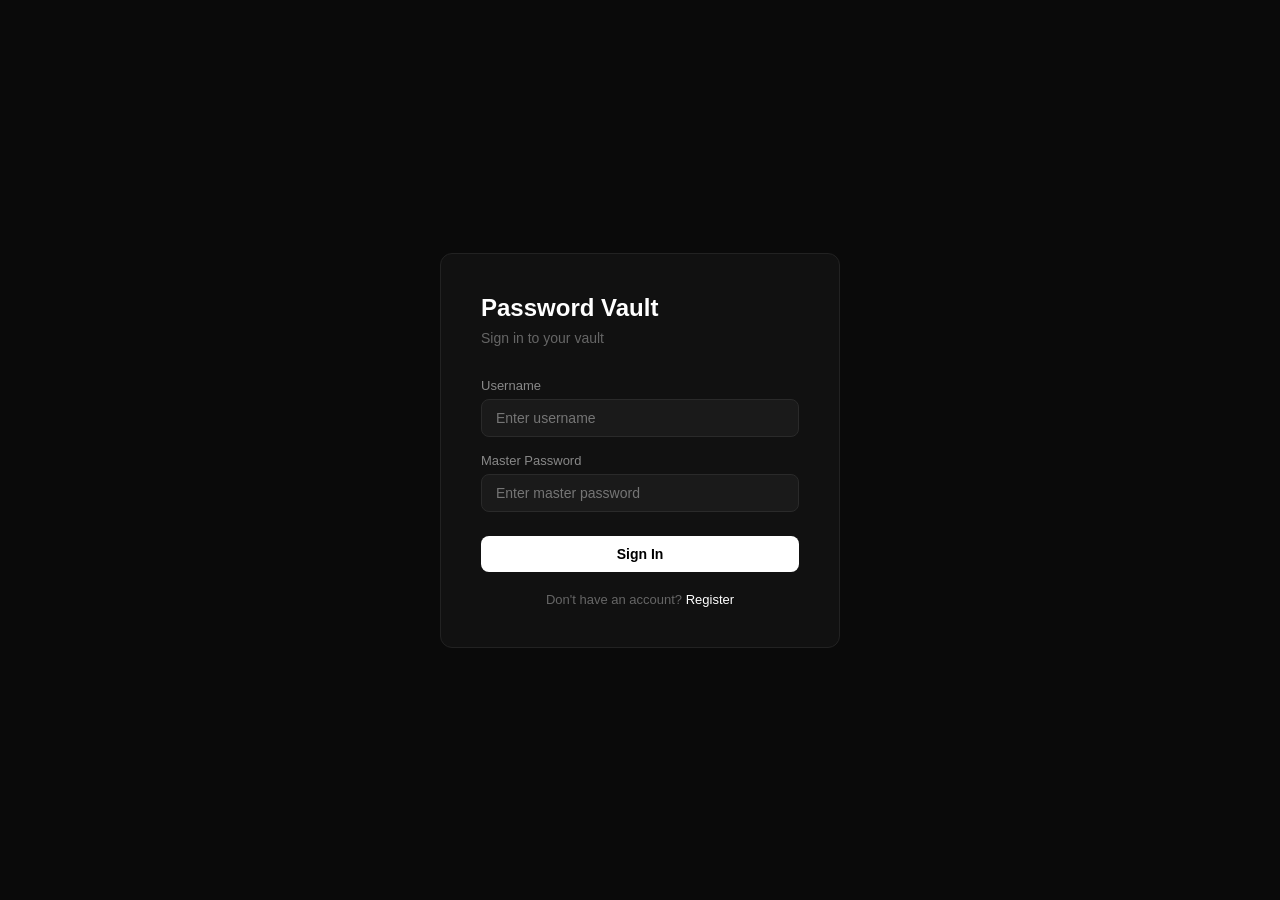
<file: frontend/index.html>
<!DOCTYPE html>
<html lang="en">
<head>
    <meta charset="UTF-8">
    <meta name="viewport" content="width=device-width, initial-scale=1.0">
    <title>Password Vault — Login</title>
    <link rel="stylesheet" href="style.css">
</head>
<body>
<div class="card">
    <h1>Password Vault</h1>
    <p class="subtitle">Sign in to your vault</p>

    <div class="form-group">
        <label>Username</label>
        <input type="text" id="username" placeholder="Enter username" />
    </div>

    <div class="form-group">
        <label>Master Password</label>
        <input type="password" id="masterPassword" placeholder="Enter master password" />
    </div>

    <button onclick="login()">Sign In</button>
    <p class="error" id="error"></p>

    <div class="link">
        Don't have an account? <a href="register.html">Register</a>
    </div>
</div>

<script>
    async function login() {
        const username = document.getElementById('username').value;
        const masterPassword = document.getElementById('masterPassword').value;

        try {
            const res = await fetch('https://password-vault-production-d1e3.up.railway.app/auth/login', {
                method: 'POST',
                headers: { 'Content-Type': 'application/json' },
                body: JSON.stringify({ username, masterPassword })
            });

            if (res.ok) {
                const data = await res.json();
                localStorage.setItem('token', data.token);
                localStorage.setItem('username', data.username);
                sessionStorage.setItem('masterPassword', masterPassword);
                window.location.href = 'dashboard.html';
            } else {
                const errorText = await res.text();
                document.getElementById('error').textContent = errorText;
            }
        } catch (err) {
            document.getElementById('error').textContent = 'Could not connect to server.';
        }
    }
</script>
</body>
</html>
</file>
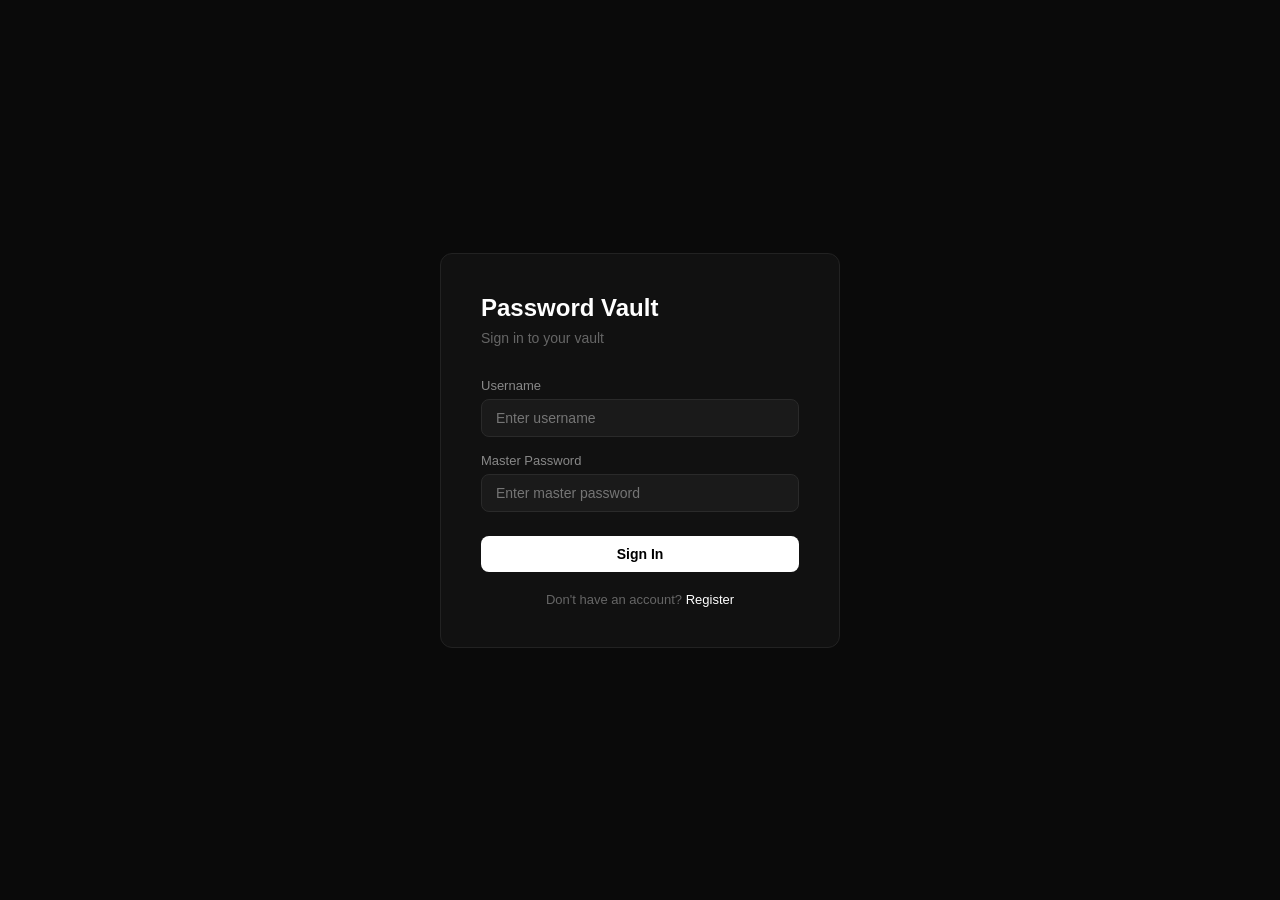
<file: frontend/dashboard.html>
<!DOCTYPE html>
<html lang="en">
<head>
    <meta charset="UTF-8">
    <meta name="viewport" content="width=device-width, initial-scale=1.0">
    <title>Password Vault — Dashboard</title>
    <link rel="stylesheet" href="style.css">
    <style>
        body { align-items: flex-start; padding: 40px 20px; }
        .dashboard { width: 100%; max-width: 700px; margin: 0 auto; }
        .header { display: flex; justify-content: space-between; align-items: center; margin-bottom: 32px; }
        .header h1 { font-size: 22px; }
        .logout { background: transparent; border: 1px solid #333; color: #fff; width: auto; padding: 8px 16px; margin: 0; }
        .logout:hover { background: #1a1a1a; }
        .add-form { background: #111; border: 1px solid #222; border-radius: 12px; padding: 24px; margin-bottom: 32px; }
        .add-form h2 { font-size: 16px; margin-bottom: 16px; color: #888; }
        .form-row { display: grid; grid-template-columns: 1fr 1fr; gap: 12px; }
        .add-form .form-group { margin-bottom: 12px; }
        .add-btn { background: #fff; color: #000; width: auto; padding: 10px 24px; margin: 0; margin-top: 8px; }
        .entries { display: flex; flex-direction: column; gap: 12px; }
        .entry-card { background: #111; border: 1px solid #222; border-radius: 10px; padding: 20px; display: flex; justify-content: space-between; align-items: center; }
        .entry-info h3 { font-size: 15px; margin-bottom: 4px; }
        .entry-info p { font-size: 13px; color: #666; }
        .entry-actions { display: flex; gap: 8px; }
        .btn-small { width: auto; padding: 6px 14px; font-size: 12px; margin: 0; background: #1a1a1a; color: #fff; border: 1px solid #333; }
        .btn-small:hover { background: #222; }
        .btn-delete { border-color: #ff4444; color: #ff4444; }
        .btn-delete:hover { background: #1a0000; }
        .decrypted { font-size: 12px; color: #44ff88; margin-top: 6px; }
        .empty { text-align: center; color: #444; padding: 40px; }
    </style>
</head>
<body>
<div class="dashboard">
    <div class="header">
        <h1>Your Vault</h1>
        <button class="logout" onclick="logout()">Sign Out</button>
    </div>

    <div class="add-form">
        <h2>Add New Entry</h2>
        <div class="form-row">
            <div class="form-group">
                <label>Site Name</label>
                <input type="text" id="siteName" placeholder="e.g. Gmail" />
            </div>
            <div class="form-group">
                <label>Site URL</label>
                <input type="text" id="siteUrl" placeholder="https://gmail.com" />
            </div>
        </div>
        <div class="form-row">
            <div class="form-group">
                <label>Username / Email</label>
                <input type="text" id="usernameForSite" placeholder="your@email.com" />
            </div>
            <div class="form-group">
                <label>Password</label>
                <input type="password" id="plainPassword" placeholder="Site password" />
            </div>
        </div>
        <button class="add-btn" onclick="addEntry()">Add Entry</button>
    </div>

    <div class="entries" id="entries">
        <div class="empty">Loading your vault...</div>
    </div>
</div>

<script>
    let masterPasswordCache = null;

    function getMasterPassword() {
        if (!masterPasswordCache) {
            masterPasswordCache = sessionStorage.getItem('masterPassword');
        }
        return masterPasswordCache;
    }
    const token = localStorage.getItem('token');
    if (!token) window.location.href = 'index.html';

    const headers = {
        'Content-Type': 'application/json',
        'Authorization': 'Bearer ' + token
    };

    async function loadEntries() {
        const res = await fetch('https://password-vault-production-d1e3.up.railway.app/vault/list', { headers });
        const data = await res.json();
        const container = document.getElementById('entries');

        if (!res.ok || data.length === 0) {
            container.innerHTML = '<div class="empty">No entries yet.</div>';
            return;
        }

        container.innerHTML = data.map(entry => `
                <div class="entry-card" id="entry-${entry.id}">
                    <div class="entry-info">
                        <h3>${entry.siteName}</h3>
                        <p>${entry.usernameForSite} — <a href="${entry.siteUrl}" target="_blank" style="color:#555">${entry.siteUrl}</a></p>
                        <p class="decrypted" id="decrypted-${entry.id}"></p>
                    </div>
                    <div class="entry-actions">
                        <button class="btn-small" onclick="decrypt(${entry.id})">Reveal</button>
                        <button class="btn-small btn-delete" onclick="deleteEntry(${entry.id})">Delete</button>
                    </div>
                </div>
            `).join('');
    }

    async function addEntry() {
        const body = {
            siteName: document.getElementById('siteName').value,
            siteUrl: document.getElementById('siteUrl').value,
            usernameForSite: document.getElementById('usernameForSite').value,
            plainPassword: document.getElementById('plainPassword').value,
            masterPassword: getMasterPassword()
        };

        const res = await fetch('https://password-vault-production-d1e3.up.railway.app/vault/add', {
            method: 'POST',
            headers,
            body: JSON.stringify(body)
        });

        if (res.ok) {
            document.getElementById('siteName').value = '';
            document.getElementById('siteUrl').value = '';
            document.getElementById('usernameForSite').value = '';
            document.getElementById('plainPassword').value = '';
            loadEntries();
        } else {
            const errorText = await res.text();
            alert(errorText);
        }
    }

    async function decrypt(id) {
        const masterPassword = getMasterPassword();
        if (!masterPassword) return;

        const res = await fetch(`https://password-vault-production-d1e3.up.railway.app/vault/decrypt/${id}`, {
            method: 'POST',
            headers: { ...headers, 'Content-Type': 'application/json' },
            body: JSON.stringify({ masterPassword })
        });

        const text = await res.text();
        document.getElementById(`decrypted-${id}`).textContent = text;
    }

    async function deleteEntry(id) {
        if (!confirm('Are you sure you want to delete this entry?')) return;

        const res = await fetch(`https://password-vault-production-d1e3.up.railway.app/vault/delete/${id}`, {
            method: 'DELETE',
            headers
        });
        if (res.ok) {
            loadEntries();
        } else {
            const errorText = await res.text();
            alert(errorText);
        }
    }

    function logout() {
        localStorage.removeItem('token');
        localStorage.removeItem('username');
        window.location.href = 'index.html';
    }

    loadEntries();
</script>
</body>
</html>
</file>
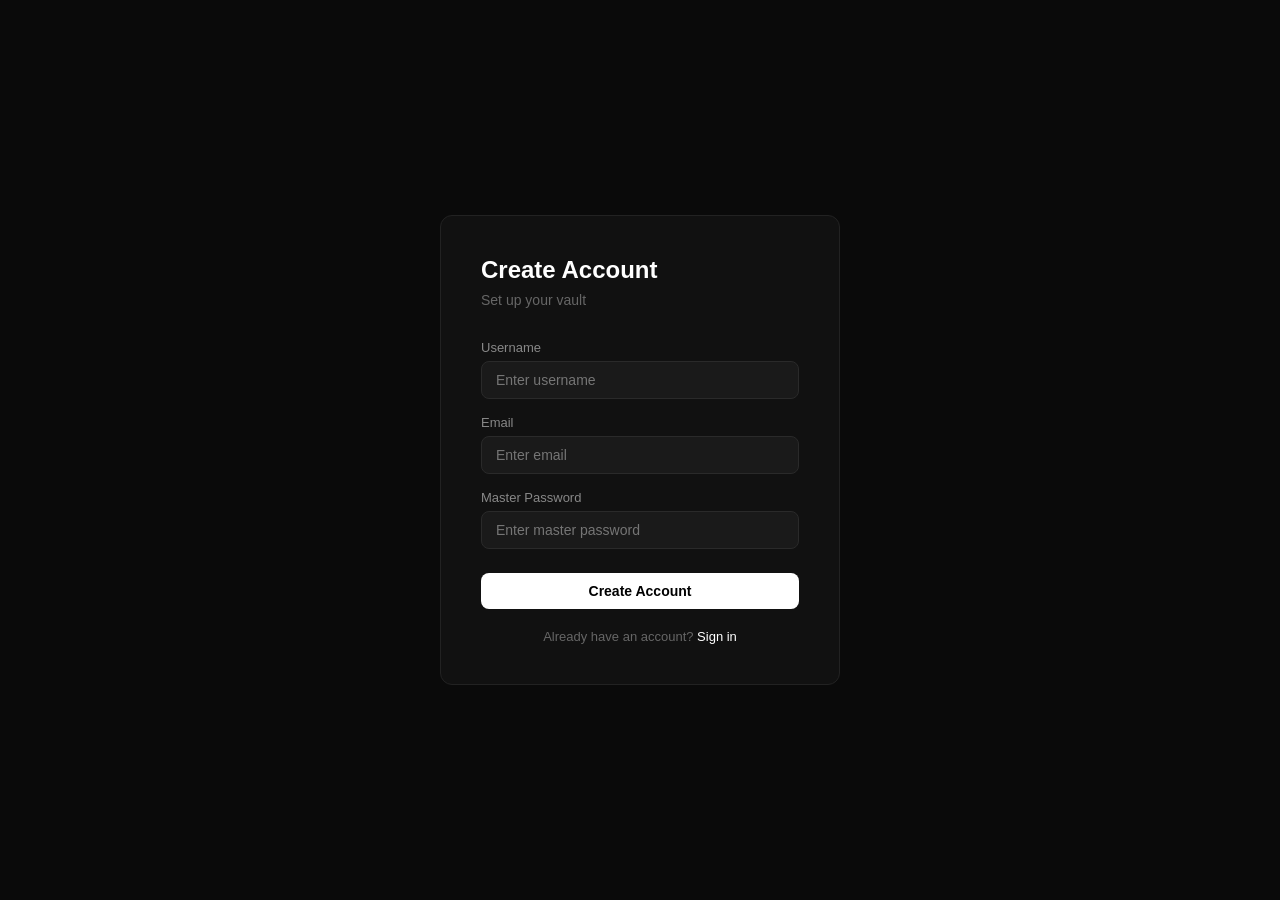
<file: frontend/register.html>
<!DOCTYPE html>
<html lang="en">
<head>
    <meta charset="UTF-8">
    <meta name="viewport" content="width=device-width, initial-scale=1.0">
    <title>Password Vault — Register</title>
    <link rel="stylesheet" href="style.css">
</head>
<body>
<div class="card">
    <h1>Create Account</h1>
    <p class="subtitle">Set up your vault</p>

    <div class="form-group">
        <label>Username</label>
        <input type="text" id="username" placeholder="Enter username" />
    </div>

    <div class="form-group">
        <label>Email</label>
        <input type="email" id="email" placeholder="Enter email" />
    </div>

    <div class="form-group">
        <label>Master Password</label>
        <input type="password" id="masterPassword" placeholder="Enter master password" />
    </div>

    <button onclick="register()">Create Account</button>
    <p class="error" id="error"></p>
    <p class="success" id="success" style="color:#44ff88;font-size:13px;margin-top:12px;text-align:center;"></p>

    <div class="link">
        Already have an account? <a href="index.html">Sign in</a>
    </div>
</div>

<script>
    async function register() {
        const username = document.getElementById('username').value;
        const email = document.getElementById('email').value;
        const masterPassword = document.getElementById('masterPassword').value;

        try {
            const res = await fetch('https://password-vault-production-d1e3.up.railway.app/auth/register', {
                method: 'POST',
                headers: { 'Content-Type': 'application/json' },
                body: JSON.stringify({ username, email, masterPassword })
            });

            const data = await res.json();

            if (res.ok) {
                document.getElementById('success').textContent = 'Account created. Redirecting...';
                setTimeout(() => window.location.href = 'index.html', 1500);
            } else {
                document.getElementById('error').textContent = data;
            }
        } catch (err) {
            document.getElementById('error').textContent = 'Could not connect to server.';
        }
    }
</script>
</body>
</html>
</file>
<file: frontend/style.css>
* {
    margin: 0;
    padding: 0;
    box-sizing: border-box;
}

body {
    background-color: #0a0a0a;
    color: #ffffff;
    font-family: -apple-system, BlinkMacSystemFont, 'Segoe UI', sans-serif;
    min-height: 100vh;
    display: flex;
    align-items: center;
    justify-content: center;
}

.card {
    background-color: #111111;
    border: 1px solid #222222;
    border-radius: 12px;
    padding: 40px;
    width: 100%;
    max-width: 400px;
}

h1 {
    font-size: 24px;
    font-weight: 600;
    margin-bottom: 8px;
}

p.subtitle {
    color: #666666;
    font-size: 14px;
    margin-bottom: 32px;
}

.form-group {
    margin-bottom: 16px;
}

label {
    display: block;
    font-size: 13px;
    color: #888888;
    margin-bottom: 6px;
}

input {
    width: 100%;
    background-color: #1a1a1a;
    border: 1px solid #2a2a2a;
    border-radius: 8px;
    padding: 10px 14px;
    color: #ffffff;
    font-size: 14px;
    outline: none;
    transition: border-color 0.2s;
}

input:focus {
    border-color: #444444;
}

button {
    width: 100%;
    background-color: #ffffff;
    color: #000000;
    border: none;
    border-radius: 8px;
    padding: 10px;
    font-size: 14px;
    font-weight: 600;
    cursor: pointer;
    margin-top: 8px;
    transition: background-color 0.2s;
}

button:hover {
    background-color: #e0e0e0;
}

.error {
    color: #ff4444;
    font-size: 13px;
    margin-top: 12px;
    text-align: center;
}

.link {
    text-align: center;
    margin-top: 20px;
    font-size: 13px;
    color: #666666;
}

.link a {
    color: #ffffff;
    text-decoration: none;
}
</file>
